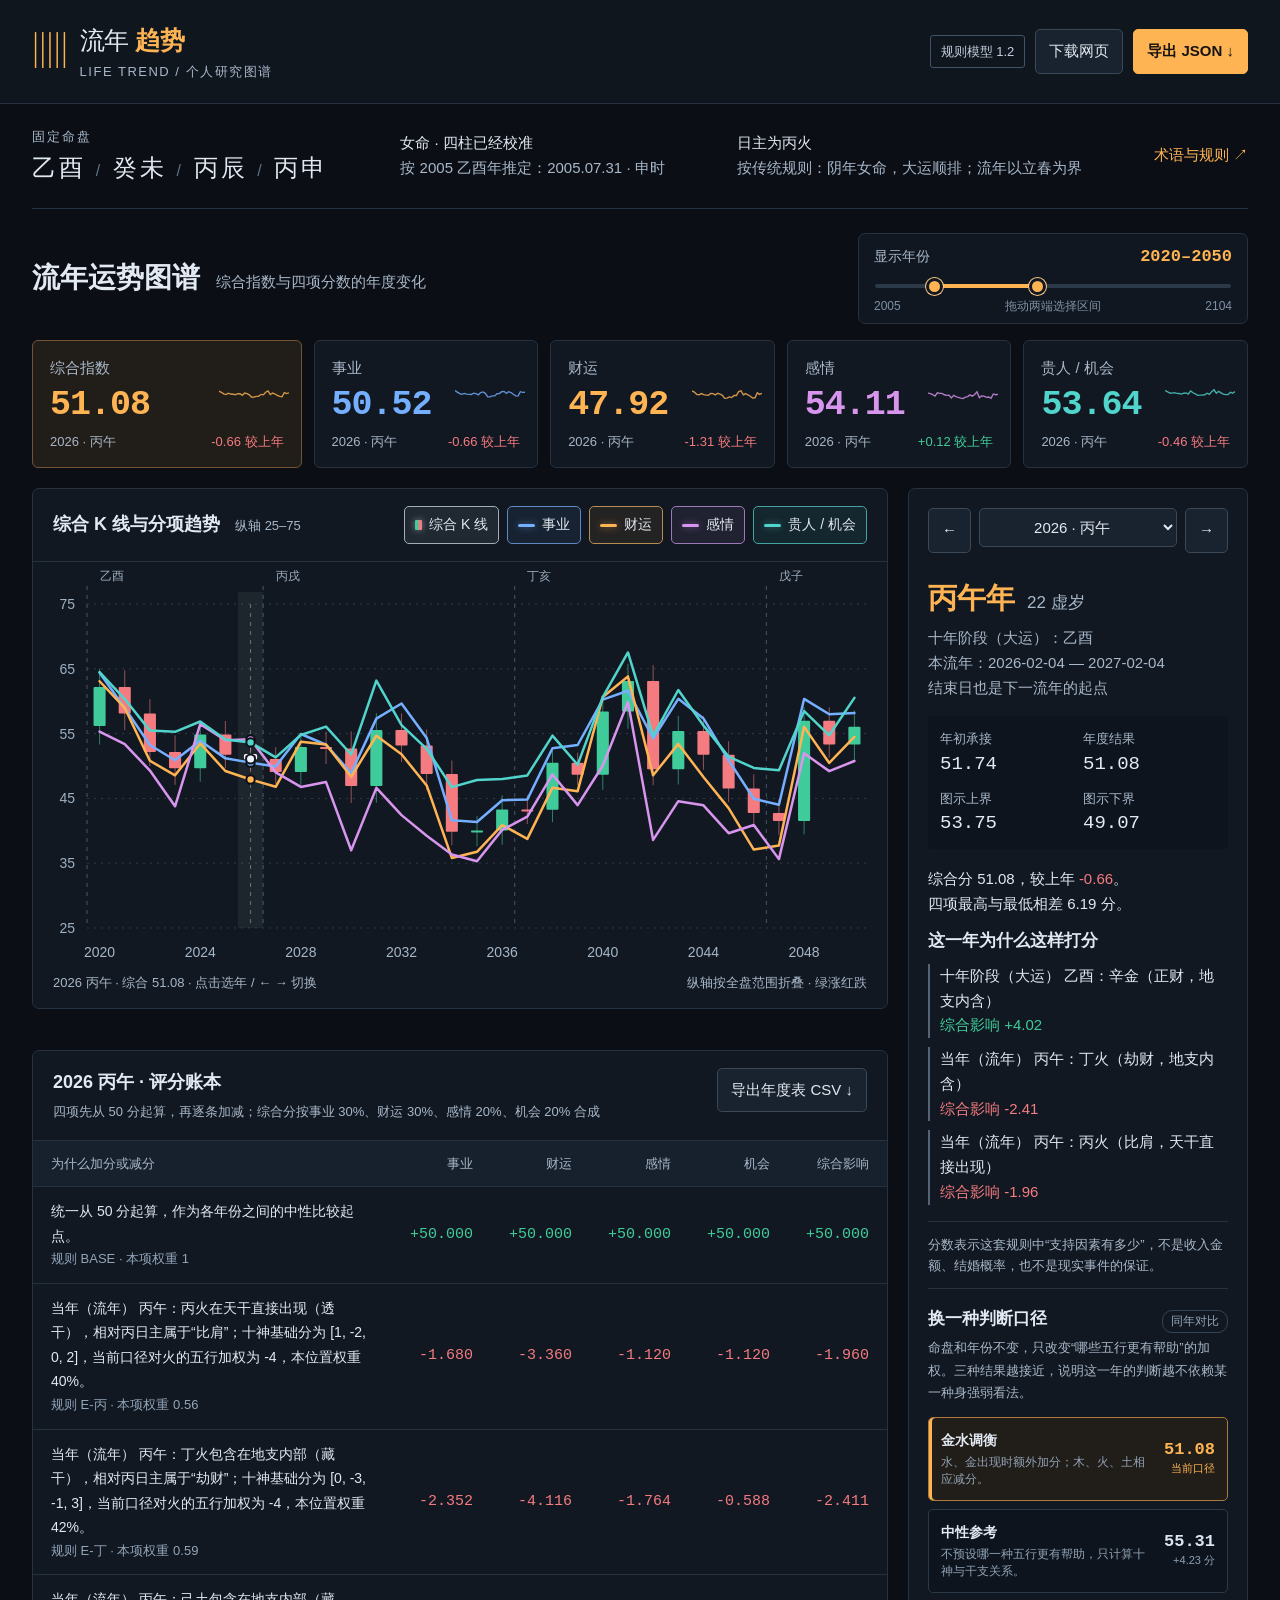
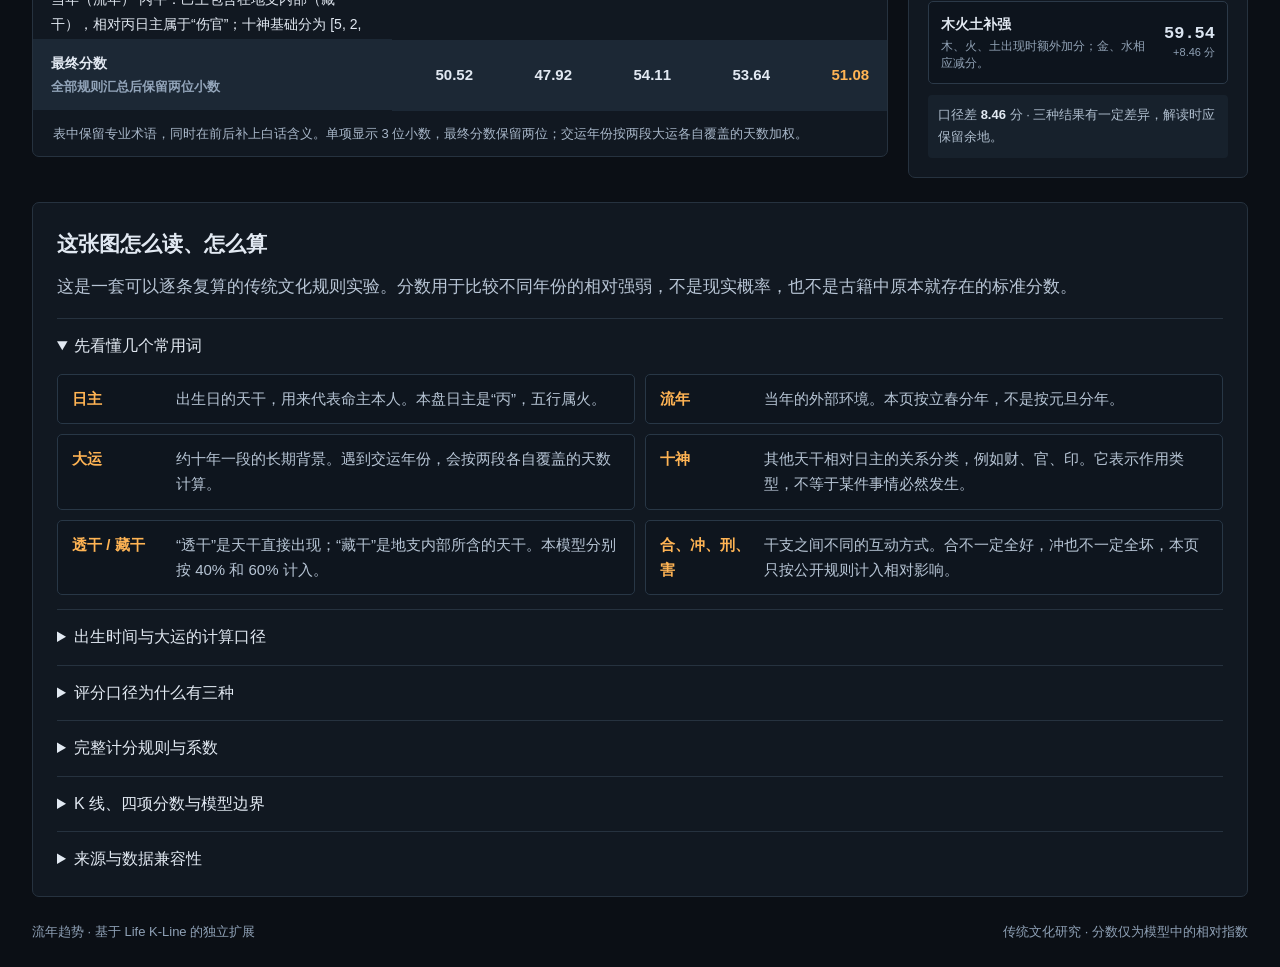
<file: index.html>
<!doctype html>
<html lang="zh-CN">
<head>
  <meta charset="utf-8">
  <meta name="viewport" content="width=device-width,initial-scale=1">
  <title>乙酉女命 · 可解释运势 K 线</title>
  <meta name="description" content="综合运势 K 线、四项趋势与逐年评分账本。离线可用的传统文化规则实验。">
  <link rel="icon" type="image/svg+xml" href="data:image/svg+xml,%3Csvg xmlns='http://www.w3.org/2000/svg' viewBox='0 0 32 32'%3E%3Crect width='32' height='32' rx='5' fill='%230c1118'/%3E%3Cpath d='M9 6v20m14-20v20' stroke='%23ffaa45' stroke-width='2'/%3E%3Cpath d='M9 10v8m14-3v8' stroke='%23ffaa45' stroke-width='6'/%3E%3C/svg%3E">
  <link rel="stylesheet" href="styles.css">
</head>
<body>
<header>
  <div class="brand"><span class="brand-icon">▥</span><div>流年 <strong>趋势</strong><small>LIFE TREND / 个人研究图谱</small></div></div>
  <div class="header-actions"><span class="badge">规则模型 1.2</span><button id="downloadHtml">下载网页</button><button id="downloadJson" class="accent">导出 JSON ↓</button></div>
</header>
<main>
  <section class="profile-strip">
    <div><span class="eyebrow">固定命盘</span><div class="pillars">乙酉 <em>/</em> 癸未 <em>/</em> 丙辰 <em>/</em> 丙申</div></div>
    <p>女命 · 四柱已经校准<br><span>按 2005 乙酉年推定：2005.07.31 · 申时</span></p>
    <p>日主为丙火<br><span>按传统规则：阴年女命，大运顺排；流年以立春为界</span></p>
    <a href="#method">术语与规则 ↗</a>
  </section>

  <div class="toolbar">
    <div><h1>流年运势图谱</h1><span class="muted">综合指数与四项分数的年度变化</span></div>
    <div class="range-control" aria-label="选择图表显示年份">
      <div class="range-head"><span>显示年份</span><strong id="rangeLabel">2020–2050</strong></div>
      <div class="dual-range">
        <div class="range-rail"><i id="rangeFill"></i></div>
        <input id="rangeStart" type="range" min="2005" max="2104" value="2020" aria-label="起始年份">
        <input id="rangeEnd" type="range" min="2005" max="2104" value="2050" aria-label="结束年份">
      </div>
      <div class="range-minmax"><span>2005</span><span>拖动两端选择区间</span><span>2104</span></div>
    </div>
  </div>

  <section id="metrics" class="metrics" aria-label="当前年度分数"></section>

  <div class="workspace">
    <section class="panel chart-panel">
      <div class="panel-title chart-heading"><div><h2>综合 K 线与分项趋势 <span id="axisDomain" class="muted"></span></h2></div><div id="seriesControls" class="series-controls" aria-label="图表显示控制"></div></div>
      <div id="chart" class="chart" tabindex="0" role="group" aria-label="综合运势 K 线与分项折线。左右方向键切换年份，也可使用年份选择器。"></div>
      <div class="chart-footer"><span id="chartHint">点击年份查看评分账本</span><span>纵轴按全盘范围折叠 · 绿涨红跌</span></div>
    </section>

    <aside class="panel year-panel">
      <div class="year-nav"><button id="prev" aria-label="上一年">←</button><label><span class="sr-only">选择年份</span><select id="year"></select></label><button id="next" aria-label="下一年">→</button></div>
      <div id="yearDetail" aria-live="polite"></div>
      <div class="small-note">分数表示这套规则中“支持因素有多少”，不是收入金额、结婚概率，也不是现实事件的保证。</div>
      <div class="sensitivity">
        <div class="sensitivity-title"><h3>换一种判断口径</h3><span>同年对比</span></div>
        <p class="muted">命盘和年份不变，只改变“哪些五行更有帮助”的加权。三种结果越接近，说明这一年的判断越不依赖某一种身强弱看法。</p>
        <div id="sensitivity" class="profile-options" role="group" aria-label="选择评分口径"></div>
        <p id="profileSummary" class="profile-summary"></p>
      </div>
    </aside>

    <section class="panel ledger-panel">
      <div class="panel-title"><div><h2 id="ledgerTitle">年度评分账本</h2><p class="muted">四项先从 50 分起算，再逐条加减；综合分按事业 30%、财运 30%、感情 20%、机会 20% 合成</p></div><button id="downloadCsv">导出年度表 CSV ↓</button></div>
      <div class="table-scroll"><table><thead><tr><th>为什么加分或减分</th><th>事业</th><th>财运</th><th>感情</th><th>机会</th><th>综合影响</th></tr></thead><tbody id="ledger"></tbody><tfoot id="ledgerTotal"></tfoot></table></div>
      <p class="ledger-note muted">表中保留专业术语，同时在前后补上白话含义。单项显示 3 位小数，最终分数保留两位；交运年份按两段大运各自覆盖的天数加权。</p>
    </section>
  </div>

  <section class="panel method" id="method">
    <h2>这张图怎么读、怎么算</h2>
    <p>这是一套可以逐条复算的传统文化规则实验。分数用于比较不同年份的相对强弱，不是现实概率，也不是古籍中原本就存在的标准分数。</p>
    <details open><summary>先看懂几个常用词</summary><div class="glossary-grid">
      <p><strong>日主</strong><span>出生日的天干，用来代表命主本人。本盘日主是“丙”，五行属火。</span></p>
      <p><strong>流年</strong><span>当年的外部环境。本页按立春分年，不是按元旦分年。</span></p>
      <p><strong>大运</strong><span>约十年一段的长期背景。遇到交运年份，会按两段各自覆盖的天数计算。</span></p>
      <p><strong>十神</strong><span>其他天干相对日主的关系分类，例如财、官、印。它表示作用类型，不等于某件事情必然发生。</span></p>
      <p><strong>透干 / 藏干</strong><span>“透干”是天干直接出现；“藏干”是地支内部所含的天干。本模型分别按 40% 和 60% 计入。</span></p>
      <p><strong>合、冲、刑、害</strong><span>干支之间不同的互动方式。合不一定全好，冲也不一定全坏，本页只按公开规则计入相对影响。</span></p>
    </div></details>
    <details><summary>出生时间与大运的计算口径</summary><div id="calendarMethod"></div></details>
    <details><summary>评分口径为什么有三种</summary><p>传统命理对“日主强弱”和“哪些五行更需要”可能有不同判断。这里不把某一种判断伪装成唯一答案，而是把同一年放进三种公开口径中比较：金水调衡、中性参考、木火土补强。它们只改变五行加权，不改变出生信息、流年、大运、十神基础分和干支关系。若三种分数接近，说明结论相对稳定；差距很大，则表示结果较依赖这项判断。</p></details>
    <details><summary>完整计分规则与系数</summary><div id="rulebook"></div></details>
    <details><summary>K 线、四项分数与模型边界</summary>
      <p>事业分主要观察任务推进、表达与组织资源；财运分观察资源获取与保留；感情分观察相处支持与摩擦；贵人 / 机会分观察连接、学习和外部帮助。未成年阶段只把它们看作符号维度，不直接解释为就业、投资或婚恋事件。</p>
      <p>综合分 = 事业 × 30% + 财运 × 30% + 感情 × 20% + 机会 × 20%。四项都从 50 分起算，逐条汇总后限制在 0–100。</p>
      <p>K 线的“年初承接值”沿用上一年的综合分，“年度结果值”就是本年综合分。影线只是为了保留 K 线的视觉识别，已压缩为很小的范围；它不是年内真实最高、最低，也不是统计置信区间。</p>
      <p>模型只覆盖账本中明确展示的简化规则，没有完整实现格局、调候、三合三会、刑局、合化和全部神煞，也没有用真实人生经历做回测。100 年只是展示范围，不用于推断寿命；曲线也没有预设必须在哪一年达到峰值。</p>
    </details>
    <details><summary>来源与数据兼容性</summary><p>视觉与年度字段参考 <a href="https://github.com/curionox/lifekline" target="_blank" rel="noreferrer">curionox/lifekline</a>，本页面独立实现。保留 age、year、ganZhi、daYun、open、close、high、low、score、reason，扩展 scores、ledger、period。JSON 的 chartData 可供后续程序使用；没有虚构原项目要求的健康、币圈等内容，因此不保证整包可直接导入原项目。</p><p>节气和起运日期由 <a href="https://github.com/6tail/lunar-javascript" target="_blank" rel="noreferrer">lunar-javascript 1.7.7</a> 计算。太阳时说明参考 <a href="https://gml.noaa.gov/grad/solcalc/solareqns.PDF" target="_blank" rel="noreferrer">NOAA 太阳计算公式</a>。这些资料只支撑历法或数据格式，不为本页的计分系数提供验证。</p><p>全部计算都在本地完成，不使用 API 密钥，也不发送网络请求。下载网页会保存当前判断口径、所选年份和显示区间；JSON 会导出当前口径的完整 100 年数据与规则元数据。</p></details>
  </section>

  <footer><span>流年趋势 · 基于 Life K-Line 的独立扩展</span><span>传统文化研究 · 分数仅为模型中的相对指数</span></footer>
  <div id="toast" role="status"></div>
</main>
<script src="calendar1.js"></script><script src="calendar2.js"></script><script src="calendar3.js"></script><script src="calendar4.js"></script><script src="calendar5.js"></script><script src="calendar.js"></script><script src="model.js"></script><script src="app1.js"></script><script src="app2.js"></script>
</body>
</html>
</file>
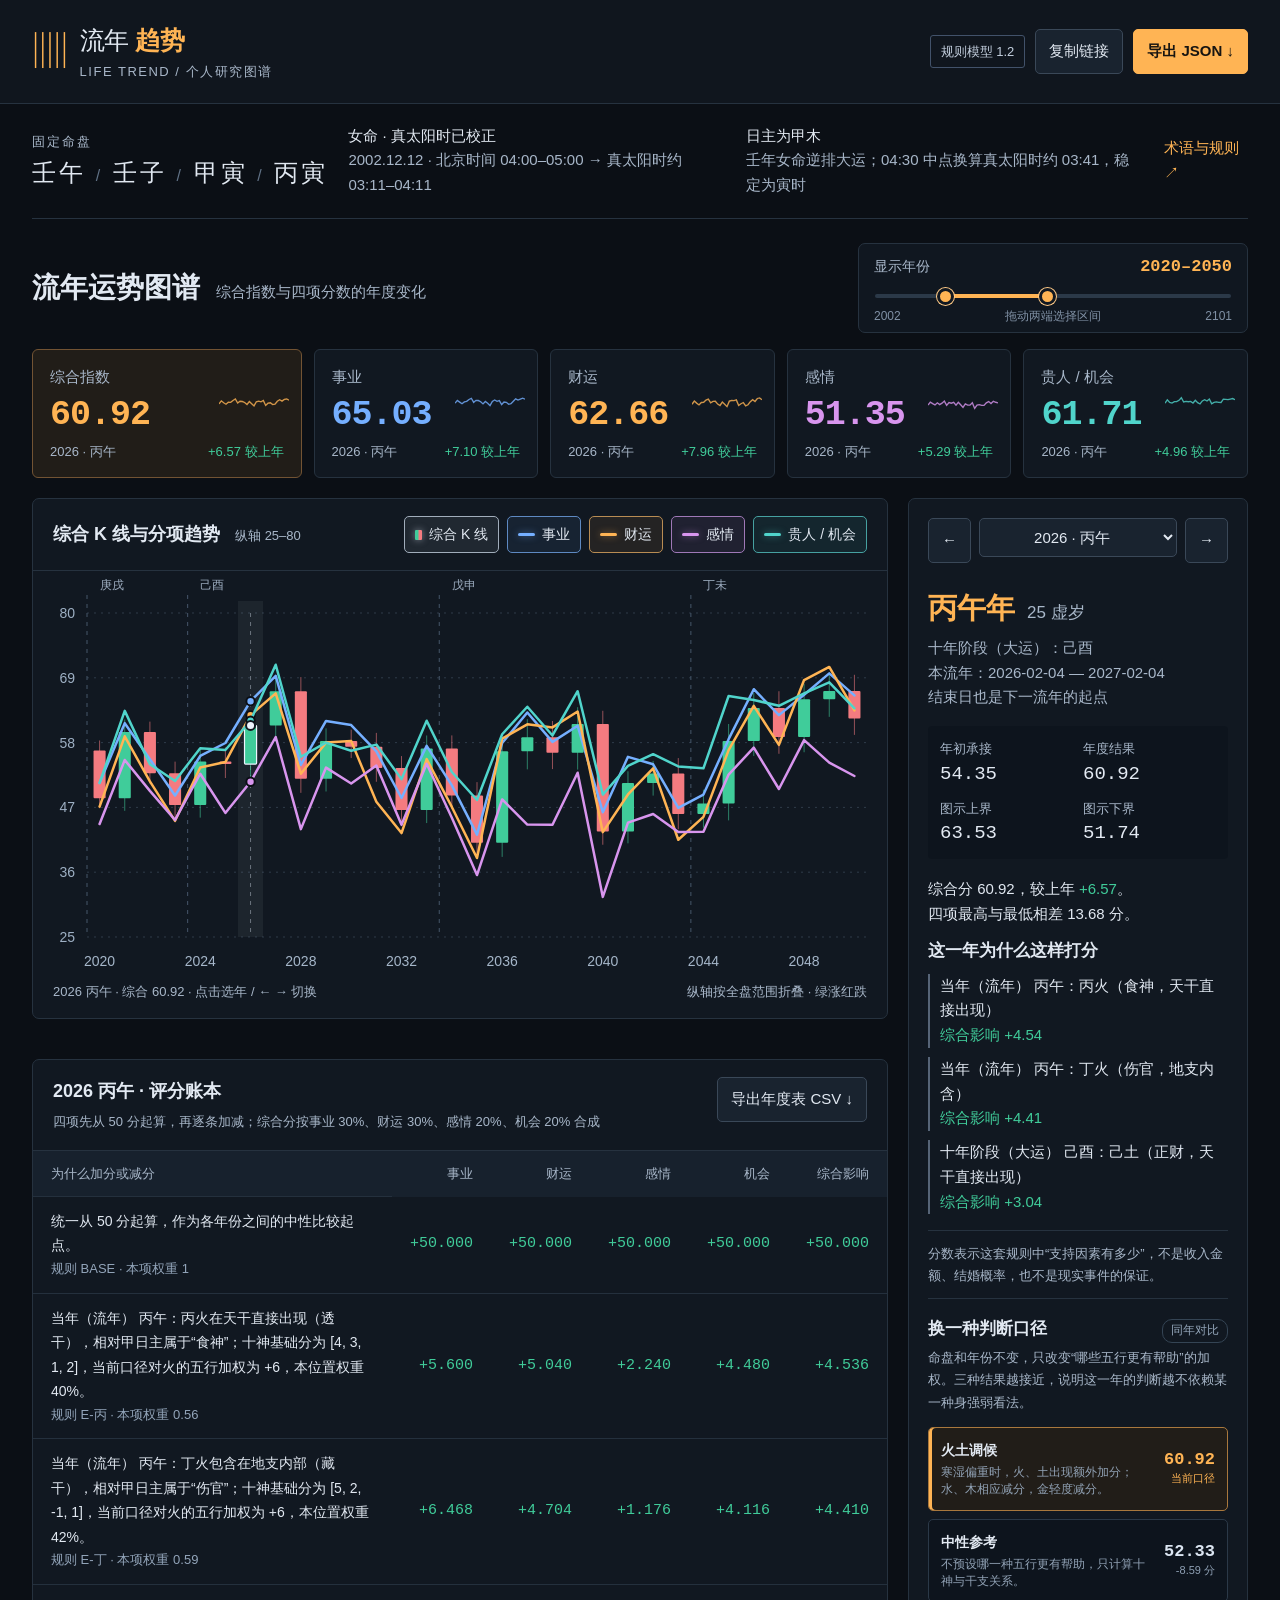
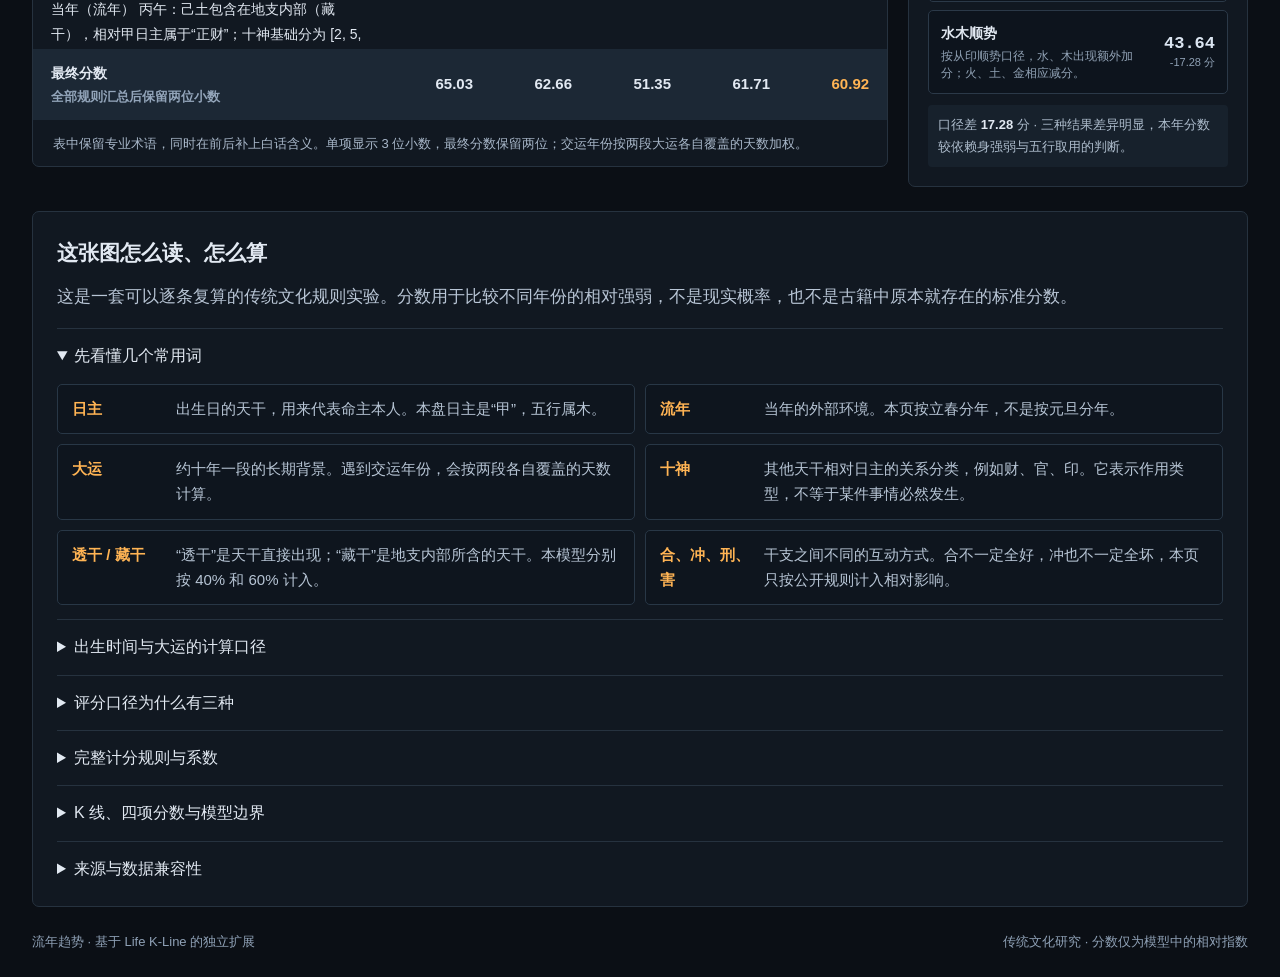
<file: 2002-12-12/index.html>
<!doctype html>
<html lang="zh-CN">
<head>
  <meta charset="utf-8">
  <meta name="viewport" content="width=device-width,initial-scale=1">
  <title>壬午女命 · 可解释运势 K 线</title>
  <meta name="description" content="综合运势 K 线、四项趋势与逐年评分账本。离线可用的传统文化规则实验。">
  <link rel="icon" type="image/svg+xml" href="data:image/svg+xml,%3Csvg xmlns='http://www.w3.org/2000/svg' viewBox='0 0 32 32'%3E%3Crect width='32' height='32' rx='5' fill='%230c1118'/%3E%3Cpath d='M9 6v20m14-20v20' stroke='%23ffaa45' stroke-width='2'/%3E%3Cpath d='M9 10v8m14-3v8' stroke='%23ffaa45' stroke-width='6'/%3E%3C/svg%3E">
  <link rel="stylesheet" href="../styles.css">
</head>
<body>
<header>
  <div class="brand"><span class="brand-icon">▥</span><div>流年 <strong>趋势</strong><small>LIFE TREND / 个人研究图谱</small></div></div>
  <div class="header-actions"><span class="badge">规则模型 1.2</span><button id="downloadHtml">复制链接</button><button id="downloadJson" class="accent">导出 JSON ↓</button></div>
</header>
<main>
  <section class="profile-strip">
    <div><span class="eyebrow">固定命盘</span><div class="pillars">壬午 <em>/</em> 壬子 <em>/</em> 甲寅 <em>/</em> 丙寅</div></div>
    <p>女命 · 真太阳时已校正<br><span>2002.12.12 · 北京时间 04:00–05:00 → 真太阳时约 03:11–04:11</span></p>
    <p>日主为甲木<br><span>壬年女命逆排大运；04:30 中点换算真太阳时约 03:41，稳定为寅时</span></p>
    <a href="#method">术语与规则 ↗</a>
  </section>

  <div class="toolbar">
    <div><h1>流年运势图谱</h1><span class="muted">综合指数与四项分数的年度变化</span></div>
    <div class="range-control" aria-label="选择图表显示年份">
      <div class="range-head"><span>显示年份</span><strong id="rangeLabel">2020–2050</strong></div>
      <div class="dual-range">
        <div class="range-rail"><i id="rangeFill"></i></div>
        <input id="rangeStart" type="range" min="2002" max="2101" value="2020" aria-label="起始年份">
        <input id="rangeEnd" type="range" min="2002" max="2101" value="2050" aria-label="结束年份">
      </div>
      <div class="range-minmax"><span>2002</span><span>拖动两端选择区间</span><span>2101</span></div>
    </div>
  </div>

  <section id="metrics" class="metrics" aria-label="当前年度分数"></section>

  <div class="workspace">
    <section class="panel chart-panel">
      <div class="panel-title chart-heading"><div><h2>综合 K 线与分项趋势 <span id="axisDomain" class="muted"></span></h2></div><div id="seriesControls" class="series-controls" aria-label="图表显示控制"></div></div>
      <div id="chart" class="chart" tabindex="0" role="group" aria-label="综合运势 K 线与分项折线。左右方向键切换年份，也可使用年份选择器。"></div>
      <div class="chart-footer"><span id="chartHint">点击年份查看评分账本</span><span>纵轴按全盘范围折叠 · 绿涨红跌</span></div>
    </section>

    <aside class="panel year-panel">
      <div class="year-nav"><button id="prev" aria-label="上一年">←</button><label><span class="sr-only">选择年份</span><select id="year"></select></label><button id="next" aria-label="下一年">→</button></div>
      <div id="yearDetail" aria-live="polite"></div>
      <div class="small-note">分数表示这套规则中“支持因素有多少”，不是收入金额、结婚概率，也不是现实事件的保证。</div>
      <div class="sensitivity">
        <div class="sensitivity-title"><h3>换一种判断口径</h3><span>同年对比</span></div>
        <p class="muted">命盘和年份不变，只改变“哪些五行更有帮助”的加权。三种结果越接近，说明这一年的判断越不依赖某一种身强弱看法。</p>
        <div id="sensitivity" class="profile-options" role="group" aria-label="选择评分口径"></div>
        <p id="profileSummary" class="profile-summary"></p>
      </div>
    </aside>

    <section class="panel ledger-panel">
      <div class="panel-title"><div><h2 id="ledgerTitle">年度评分账本</h2><p class="muted">四项先从 50 分起算，再逐条加减；综合分按事业 30%、财运 30%、感情 20%、机会 20% 合成</p></div><button id="downloadCsv">导出年度表 CSV ↓</button></div>
      <div class="table-scroll"><table><thead><tr><th>为什么加分或减分</th><th>事业</th><th>财运</th><th>感情</th><th>机会</th><th>综合影响</th></tr></thead><tbody id="ledger"></tbody><tfoot id="ledgerTotal"></tfoot></table></div>
      <p class="ledger-note muted">表中保留专业术语，同时在前后补上白话含义。单项显示 3 位小数，最终分数保留两位；交运年份按两段大运各自覆盖的天数加权。</p>
    </section>
  </div>

  <section class="panel method" id="method">
    <h2>这张图怎么读、怎么算</h2>
    <p>这是一套可以逐条复算的传统文化规则实验。分数用于比较不同年份的相对强弱，不是现实概率，也不是古籍中原本就存在的标准分数。</p>
    <details open><summary>先看懂几个常用词</summary><div class="glossary-grid">
      <p><strong>日主</strong><span>出生日的天干，用来代表命主本人。本盘日主是“甲”，五行属木。</span></p>
      <p><strong>流年</strong><span>当年的外部环境。本页按立春分年，不是按元旦分年。</span></p>
      <p><strong>大运</strong><span>约十年一段的长期背景。遇到交运年份，会按两段各自覆盖的天数计算。</span></p>
      <p><strong>十神</strong><span>其他天干相对日主的关系分类，例如财、官、印。它表示作用类型，不等于某件事情必然发生。</span></p>
      <p><strong>透干 / 藏干</strong><span>“透干”是天干直接出现；“藏干”是地支内部所含的天干。本模型分别按 40% 和 60% 计入。</span></p>
      <p><strong>合、冲、刑、害</strong><span>干支之间不同的互动方式。合不一定全好，冲也不一定全坏，本页只按公开规则计入相对影响。</span></p>
    </div></details>
    <details><summary>出生时间与大运的计算口径</summary><div id="calendarMethod"></div></details>
    <details><summary>评分口径为什么有三种</summary><p>传统命理对“日主强弱”和“哪些五行更需要”可能有不同判断。这里不把某一种判断伪装成唯一答案，而是把同一年放进三种公开口径中比较：火土调候、中性参考、水木顺势。它们只改变五行加权，不改变出生信息、流年、大运、十神基础分和干支关系。若三种分数接近，说明结论相对稳定；差距很大，则表示结果较依赖这项判断。</p></details>
    <details><summary>完整计分规则与系数</summary><div id="rulebook"></div></details>
    <details><summary>K 线、四项分数与模型边界</summary>
      <p>事业分主要观察任务推进、表达与组织资源；财运分观察资源获取与保留；感情分观察相处支持与摩擦；贵人 / 机会分观察连接、学习和外部帮助。未成年阶段只把它们看作符号维度，不直接解释为就业、投资或婚恋事件。</p>
      <p>综合分 = 事业 × 30% + 财运 × 30% + 感情 × 20% + 机会 × 20%。四项都从 50 分起算，逐条汇总后限制在 0–100。</p>
      <p>K 线的“年初承接值”沿用上一年的综合分，“年度结果值”就是本年综合分。影线只是为了保留 K 线的视觉识别，已压缩为很小的范围；它不是年内真实最高、最低，也不是统计置信区间。</p>
      <p>模型只覆盖账本中明确展示的简化规则，没有完整实现格局、调候、三合三会、刑局、合化和全部神煞，也没有用真实人生经历做回测。100 年只是展示范围，不用于推断寿命；曲线也没有预设必须在哪一年达到峰值。</p>
    </details>
    <details><summary>来源与数据兼容性</summary><p>视觉与年度字段参考 <a href="https://github.com/curionox/lifekline" target="_blank" rel="noreferrer">curionox/lifekline</a>，本页面独立实现。保留 age、year、ganZhi、daYun、open、close、high、low、score、reason，扩展 scores、ledger、period。JSON 的 chartData 可供后续程序使用；没有虚构原项目要求的健康、币圈等内容，因此不保证整包可直接导入原项目。</p><p>四柱与大运方向参考灵犀排盘结果；本页流年展示使用简化立春日期，起运按灵犀给出的 1 年 6 个月 13 天换算为约 2004-06-25。太阳时说明参考 <a href="https://gml.noaa.gov/grad/solcalc/solareqns.PDF" target="_blank" rel="noreferrer">NOAA 太阳计算公式</a>。这些资料只支撑历法或数据格式，不为本页的计分系数提供验证。</p><p>全部计算都在本地完成，不使用 API 密钥，也不发送网络请求。可导出当前评分口径的 JSON 和年度 CSV；页面顶部可直接复制分享链接。</p></details>
  </section>

  <footer><span>流年趋势 · 基于 Life K-Line 的独立扩展</span><span>传统文化研究 · 分数仅为模型中的相对指数</span></footer>
  <div id="toast" role="status"></div>
</main>

<script src="calendar.js"></script>
<script src="model.js"></script>
<script src="app1.js"></script>
<script src="app2.js"></script>
</body>
</html>
</file>
<file: styles.css>
:root {
  color-scheme: dark;
  --bg: #0b0f15;
  --panel: #111821;
  --line: #26323f;
  --text: #e2e9f2;
  --muted: #a8b7c9;
  --amber: #ffb454;
  --up: #40cc9a;
  --down: #f47b80;
}
* { box-sizing: border-box; }
body { margin: 0; background: var(--bg); color: var(--text); font: 17px/1.65 "Segoe UI", "Microsoft YaHei", sans-serif; }
button, select { font: inherit; font-size: 15px; color: var(--text); background: #19232f; border: 1px solid #3a4858; border-radius: 5px; padding: 9px 13px; cursor: pointer; }
button:hover, select:hover { border-color: var(--amber); }
button:focus-visible, select:focus-visible, input:focus-visible, a:focus-visible, [tabindex]:focus-visible, summary:focus-visible, .series-toggle:has(input:focus-visible) { outline: 2px solid var(--amber); outline-offset: 4px; }
button:disabled { opacity: .35; cursor: default; }
a { color: var(--amber); text-decoration: none; }
a:hover { text-decoration: underline; }
header { min-height: 92px; display: flex; justify-content: space-between; align-items: center; padding: 20px 32px; border-bottom: 1px solid var(--line); gap: 20px; background: #10161e; }
.brand { display: flex; align-items: center; gap: 12px; font-size: 25px; letter-spacing: -.4px; }
.brand strong { color: var(--amber); font-weight: 650; }
.brand-icon { font-size: 36px; color: var(--amber); line-height: 1; }
.brand small { display: block; font-size: 13px; color: var(--muted); letter-spacing: 1.5px; }
.header-actions { display: flex; align-items: center; gap: 10px; }
.badge { font-size: 13px; padding: 5px 10px; border: 1px solid #42526a; border-radius: 3px; color: #c3cfde; }
.accent { background: var(--amber); border-color: var(--amber); color: #181511; font-weight: 650; }
main { max-width: 1600px; margin: auto; padding: 0 32px; }
.profile-strip { display: flex; align-items: center; justify-content: space-between; gap: 20px; padding: 20px 0; border-bottom: 1px solid var(--line); font-size: 15px; }
.profile-strip p { margin: 0; }
.profile-strip p span, .muted { color: var(--muted); }
.eyebrow { font-size: 13px; color: var(--muted); letter-spacing: 2px; }
.pillars { font-size: 24px; letter-spacing: 3px; white-space: nowrap; }
.pillars em { font-size: 16px; color: #617286; font-style: normal; }
h1, h2, h3, p { margin-top: 0; }
h1 { font-size: 28px; display: inline; margin-right: 16px; font-weight: 600; }
h2 { font-size: 18px; font-weight: 600; margin: 0; }
h3 { font-size: 17px; margin-bottom: 4px; }
.toolbar { display: flex; justify-content: space-between; align-items: center; gap: 16px; margin: 24px 0 16px; }
.toolbar .muted { font-size: 15px; }
.range-control { width: min(390px, 38vw); padding: 11px 15px 9px; border: 1px solid var(--line); border-radius: 7px; background: #101720; }
.range-head, .range-minmax { display: flex; align-items: center; justify-content: space-between; gap: 10px; }
.range-head { font-size: 14px; color: var(--muted); }
.range-head strong { color: var(--amber); font: 600 17px Consolas, monospace; }
.range-minmax { color: #8091a5; font-size: 12px; line-height: 1.2; }
.dual-range { position: relative; height: 25px; margin: 5px 1px 1px; }
.range-rail { position: absolute; left: 0; right: 0; top: 11px; height: 4px; border-radius: 4px; background: #2b3948; overflow: hidden; }
.range-rail i { position: absolute; height: 100%; background: var(--amber); border-radius: inherit; }
.dual-range input { position: absolute; inset: 0; width: 100%; height: 25px; margin: 0; padding: 0; pointer-events: none; appearance: none; -webkit-appearance: none; background: transparent; border: 0; }
.dual-range input::-webkit-slider-runnable-track { height: 4px; background: transparent; }
.dual-range input::-moz-range-track { height: 4px; background: transparent; }
.dual-range input::-webkit-slider-thumb { width: 17px; height: 17px; margin-top: -6px; border: 3px solid #111821; border-radius: 50%; appearance: none; -webkit-appearance: none; background: var(--amber); box-shadow: 0 0 0 1px #ffca86; pointer-events: auto; cursor: grab; }
.dual-range input::-moz-range-thumb { width: 13px; height: 13px; border: 3px solid #111821; border-radius: 50%; background: var(--amber); box-shadow: 0 0 0 1px #ffca86; pointer-events: auto; cursor: grab; }
.metrics { display: grid; grid-template-columns: 1.2fr repeat(4, 1fr); gap: 12px; margin-bottom: 20px; }
.metric { background: var(--panel); border: 1px solid var(--line); padding: 15px 17px; border-radius: 6px; position: relative; overflow: hidden; }
.metric:first-child { border-color: #725333; background: #211d18; }
.metric-name { font-size: 15px; color: var(--muted); }
.metric-value { font: 600 35px/1.45 Consolas, monospace; letter-spacing: -1px; }
.metric-change { font-size: 13px; color: var(--muted); display: flex; justify-content: space-between; gap: 8px; }
.metric-line { position: absolute; right: 12px; top: 40px; width: 70px; height: 27px; opacity: .8; }
.workspace { display: grid; grid-template-columns: minmax(0, 1fr) 340px; grid-template-areas: "chart side" "ledger side"; align-items: start; gap: 20px; }
.panel { background: var(--panel); border: 1px solid var(--line); border-radius: 7px; }
.chart-panel { grid-area: chart; }
.panel-title { display: flex; align-items: center; justify-content: space-between; gap: 15px; padding: 17px 20px; border-bottom: 1px solid var(--line); }
.panel-title h2 .muted { font-size: 13px; font-weight: 400; margin-left: 10px; }
.up { color: var(--up); }
.down { color: var(--down); }
.chart-heading { align-items: center; flex-wrap: wrap; }
.series-controls { display: flex; flex-wrap: wrap; justify-content: flex-end; gap: 8px; }
.series-toggle { display: inline-flex; align-items: center; gap: 7px; padding: 6px 10px; border: 1px solid #344352; border-radius: 5px; color: #8496aa; font-size: 14px; cursor: pointer; user-select: none; background: #0e151e; transition: .15s ease; }
.series-toggle:hover { border-color: var(--series); color: var(--text); }
.series-toggle.active { border-color: color-mix(in srgb, var(--series) 65%, #344352); color: var(--text); background: color-mix(in srgb, var(--series) 9%, #0e151e); }
.series-toggle input { position: absolute; opacity: 0; pointer-events: none; }
.series-mark { width: 17px; height: 3px; border-radius: 2px; background: #556474; }
.series-toggle.active .series-mark { background: var(--series); box-shadow: 0 0 7px color-mix(in srgb, var(--series) 50%, transparent); }
.series-toggle:first-child .series-mark { height: 10px; width: 7px; border-radius: 1px; background: linear-gradient(90deg, var(--up) 0 48%, var(--down) 52% 100%); }
.chart { height: 410px; width: 100%; cursor: crosshair; touch-action: pan-y; }
.chart svg { width: 100%; height: 100%; display: block; }
.chart-footer { display: flex; justify-content: space-between; font-size: 13px; color: var(--muted); padding: 0 20px 15px; gap: 12px; }
.year-panel { grid-area: side; padding: 19px; align-self: start; }
.year-nav { display: flex; gap: 8px; }
.year-nav label { flex: 1; }
.year-nav select { width: 100%; text-align: center; }
.year-head { display: flex; align-items: baseline; gap: 12px; margin-top: 22px; }
.year-head strong { font-size: 29px; color: var(--amber); }
.year-head span { color: var(--muted); }
.year-sub { font-size: 15px; color: var(--muted); margin: 3px 0 16px; }
.ohlc { display: grid; grid-template-columns: repeat(2, 1fr); gap: 10px; background: #0d141d; padding: 12px; border-radius: 4px; }
.ohlc span { font-size: 13px; color: var(--muted); display: block; }
.ohlc b { font: 19px Consolas, monospace; }
.year-description { font-size: 15px; margin: 18px 0 10px; }
.impact { font-size: 15px; margin: 9px 0; padding-left: 10px; border-left: 2px solid #566477; }
.small-note { font-size: 13px; color: var(--muted); padding: 12px 0; border-top: 1px solid var(--line); margin-top: 16px; }
.sensitivity { border-top: 1px solid var(--line); padding-top: 16px; }
.sensitivity-title { display: flex; align-items: center; justify-content: space-between; gap: 10px; }
.sensitivity-title > span { color: #93a5b9; border: 1px solid #344454; border-radius: 10px; padding: 1px 8px; font-size: 12px; }
.sensitivity p { font-size: 13px; line-height: 1.7; }
.profile-options { display: grid; gap: 8px; margin-top: 12px; }
.profile-option { width: 100%; display: grid; grid-template-columns: 1fr auto; align-items: center; gap: 12px; padding: 11px 12px; text-align: left; background: #0d141d; border-color: #2b3948; }
.profile-option:hover { border-color: #687d94; }
.profile-option.active { border-color: #a9783d; background: #211d18; box-shadow: inset 3px 0 0 var(--amber); }
.profile-copy b, .profile-copy small, .profile-score strong, .profile-score em { display: block; }
.profile-copy b { color: var(--text); font-size: 14px; }
.profile-copy small { color: #91a2b5; font-size: 12px; line-height: 1.45; margin-top: 2px; }
.profile-score { text-align: right; }
.profile-score strong { color: #dbe5f1; font: 600 17px Consolas, monospace; }
.profile-score em { color: #8fa1b5; font-size: 11px; font-style: normal; white-space: nowrap; }
.profile-option.active .profile-score strong, .profile-option.active .profile-score em { color: var(--amber); }
.profile-summary { margin: 11px 0 0; padding: 9px 10px; background: #17212c; border-radius: 4px; color: #aebdcd; }
.profile-summary strong { color: var(--text); }
.ledger-panel { grid-area: ledger; margin-top: 0; }
.ledger-panel .panel-title { align-items: start; }
.panel-title p { font-size: 13px; margin: 4px 0 0; }
.table-scroll { overflow: auto; max-height: 570px; }
table { border-collapse: collapse; width: 100%; font-size: 15px; font-variant-numeric: tabular-nums; }
th { color: var(--muted); font-size: 13px; font-weight: 500; white-space: nowrap; background: #17212d; position: sticky; top: 0; }
th, td { padding: 12px 18px; text-align: right; border-bottom: 1px solid #24303d; }
th:first-child, td:first-child { text-align: left; min-width: 330px; width: 58%; }
td:first-child { font-size: 14px; line-height: 1.75; }
td small { display: block; color: #93a5ba; font-size: 13px; }
tbody tr:hover { background: #182331; }
tfoot { font-weight: 600; background: #1c2835; }
tfoot td { position: sticky; bottom: 0; background: #1c2835; }
.ledger-note { font-size: 13px; padding: 0 20px; margin: 12px 0; }
.method { padding: 24px; margin: 24px 0; }
.method > h2 { font-size: 21px; margin-bottom: 12px; }
.method p { color: #b8c5d5; max-width: 1120px; }
.method details { border-top: 1px solid var(--line); padding: 14px 0; }
.method details:last-child { padding-bottom: 0; }
.method summary { cursor: pointer; color: var(--text); font-size: 16px; }
.method details p { margin: 12px 0; font-size: 15px; }
.glossary-grid { display: grid; grid-template-columns: repeat(2, minmax(0, 1fr)); gap: 10px; margin-top: 14px; }
.glossary-grid p { display: grid; grid-template-columns: 92px 1fr; gap: 12px; margin: 0 !important; padding: 12px 14px; border: 1px solid #283746; border-radius: 5px; background: #0e151e; }
.glossary-grid strong { color: var(--amber); }
.glossary-grid span { color: #b7c5d5; }
.method table { margin: 15px 0; }
.method th, .method td { font-size: 14px; padding: 8px 12px; }
.method th:first-child, .method td:first-child { width: auto; min-width: 130px; }
.method li { font-size: 15px; margin: 8px 0; color: #b8c5d5; }
footer { display: flex; justify-content: space-between; padding: 0 0 24px; color: #8fa1b6; font-size: 13px; gap: 20px; }
.sr-only { position: absolute; width: 1px; height: 1px; padding: 0; overflow: hidden; clip: rect(0, 0, 0, 0); white-space: nowrap; }
#toast { position: fixed; bottom: 25px; left: 50%; transform: translateX(-50%); background: #e4eef8; color: #132130; padding: 10px 18px; border-radius: 5px; display: none; z-index: 10; font-size: 15px; }
svg text { font-family: "Segoe UI", "Microsoft YaHei", sans-serif; }
.numeric { font-family: Consolas, monospace; }
@media (min-width: 1400px) { .metric-line { width: 90px; } }
@media (max-width: 1100px) {
  main { padding: 0 20px; }
  .profile-strip { flex-wrap: wrap; }
  .workspace { grid-template-columns: minmax(0, 1fr) 300px; }
  .metric-line { display: none; }
  .metric { padding: 12px; }
  .toolbar { align-items: start; }
  .range-control { width: 340px; }
  .chart-heading { align-items: flex-start; }
  .series-controls { justify-content: flex-start; }
}
@media (max-width: 760px) {
  body { font-size: 16px; }
  header { padding: 15px 16px; align-items: start; flex-wrap: wrap; }
  .brand { font-size: 23px; }
  .header-actions { width: 100%; justify-content: space-between; }
  main { padding: 0 12px; }
  .profile-strip { gap: 12px; padding: 16px 2px; }
  .profile-strip > div { width: 100%; }
  .profile-strip p, .profile-strip a { font-size: 13px; }
  .pillars { font-size: 23px; }
  .toolbar { display: block; margin: 18px 0 12px; }
  .toolbar > div:first-child { margin-bottom: 12px; }
  .toolbar .muted { display: block; }
  .range-control { width: 100%; }
  .metrics { grid-template-columns: repeat(2, 1fr); gap: 8px; }
  .metric:first-child { grid-column: span 2; }
  .metric:first-child .metric-line { display: block; width: 160px; right: 20px; }
  .metric-value { font-size: 30px; }
  .workspace { grid-template-columns: 1fr; grid-template-areas: "chart" "side" "ledger"; gap: 14px; }
  .panel-title { padding: 14px 12px; }
  .series-controls { width: 100%; display: grid; grid-template-columns: repeat(2, 1fr); }
  .series-toggle { justify-content: flex-start; font-size: 13px; }
  .series-toggle:first-child { grid-column: span 2; }
  .chart { height: 350px; }
  .chart-footer { padding: 0 12px 12px; }
  .chart-footer span:last-child { display: none; }
  .year-panel { padding: 16px; }
  .ohlc { grid-template-columns: repeat(4, 1fr); }
  .year-head { margin-top: 14px; }
  .sensitivity { margin-top: 8px; }
  .ledger-panel .panel-title { flex-direction: column; }
  .method { padding: 16px; }
  .glossary-grid { grid-template-columns: 1fr; }
  .glossary-grid p { grid-template-columns: 82px 1fr; }
  .method .table-scroll { max-height: none; }
  footer { flex-direction: column; gap: 4px; }
  .metric-line { display: none; }
}
@media print {
  body { background: white; color: #111; }
  .panel, .metric { background: white !important; }
  button, select, .header-actions, .series-controls, .range-control { display: none; }
  .table-scroll { max-height: none; }
  details { display: block; }
  .muted { color: #555; }
  header, main { padding: 10px; }
  .workspace { display: block; }
  .year-panel { margin-top: 15px; }
  svg { background: #111821; }
}
</file>
